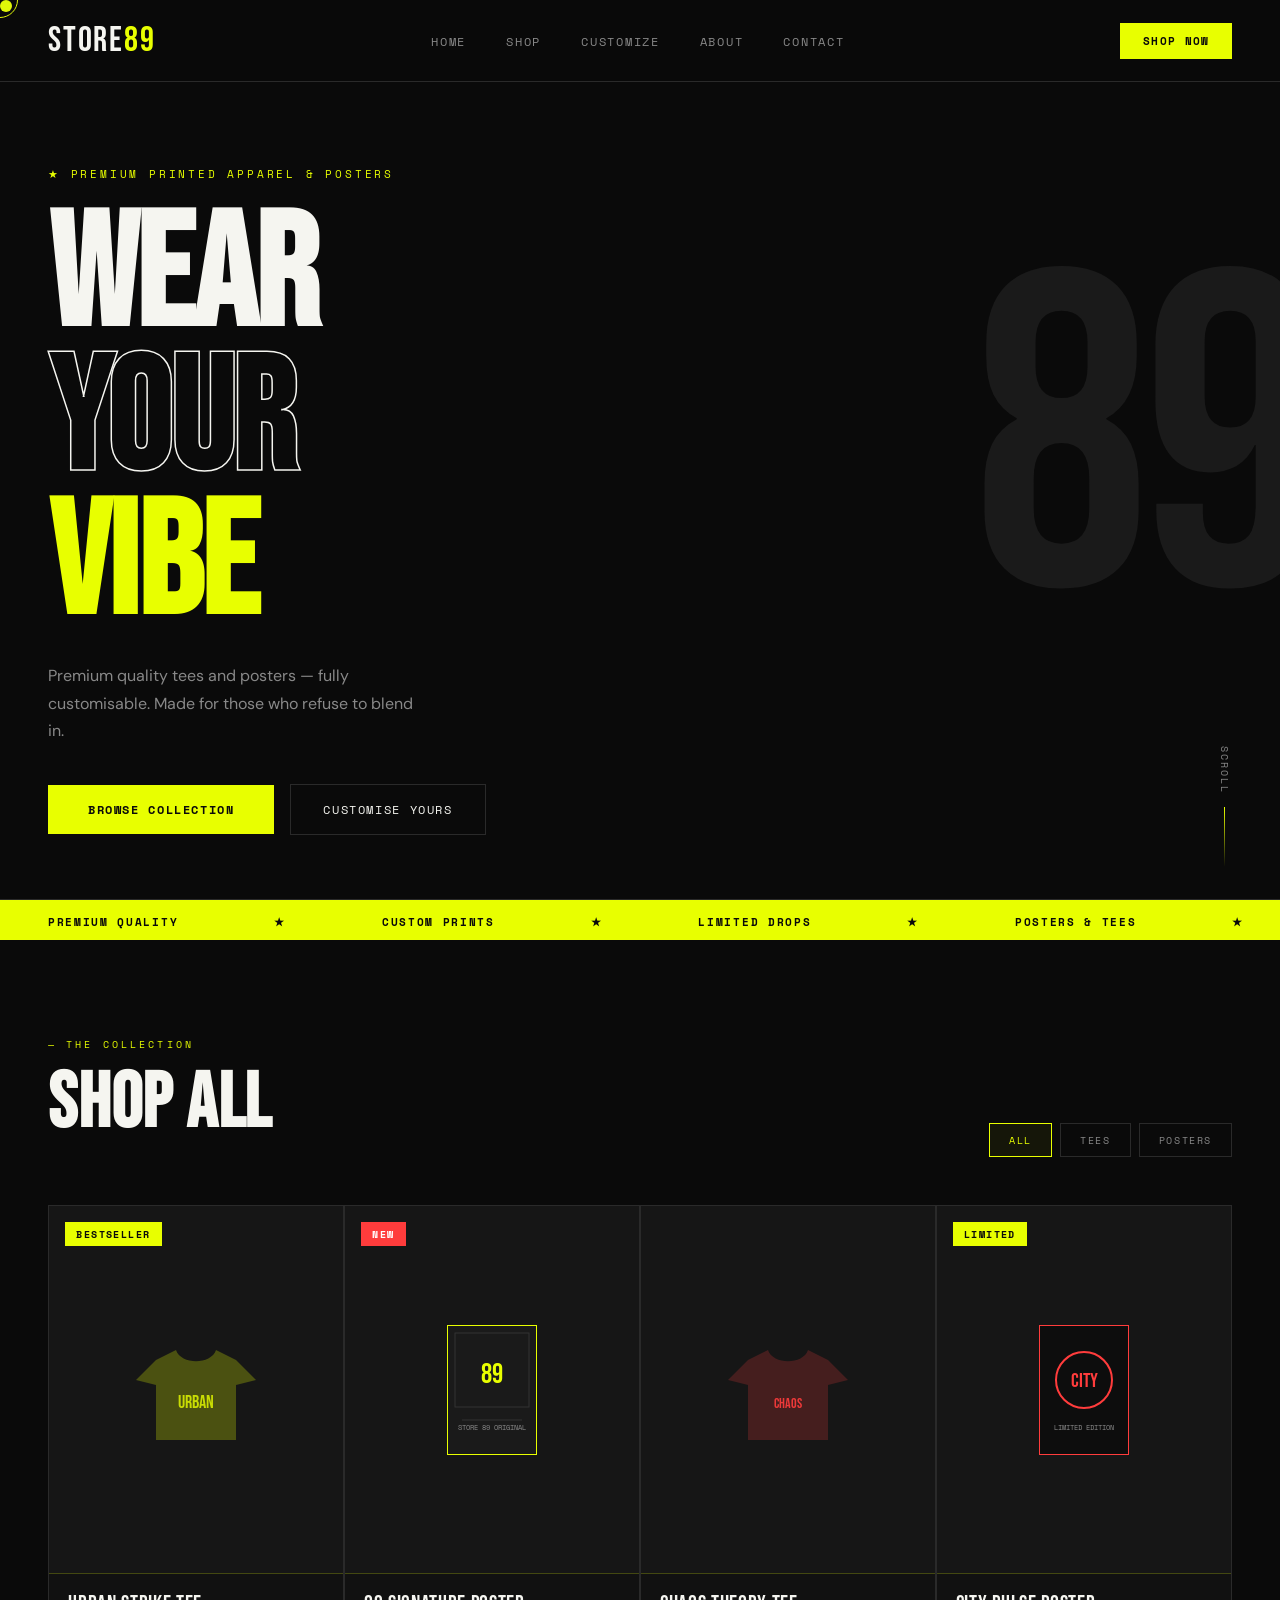
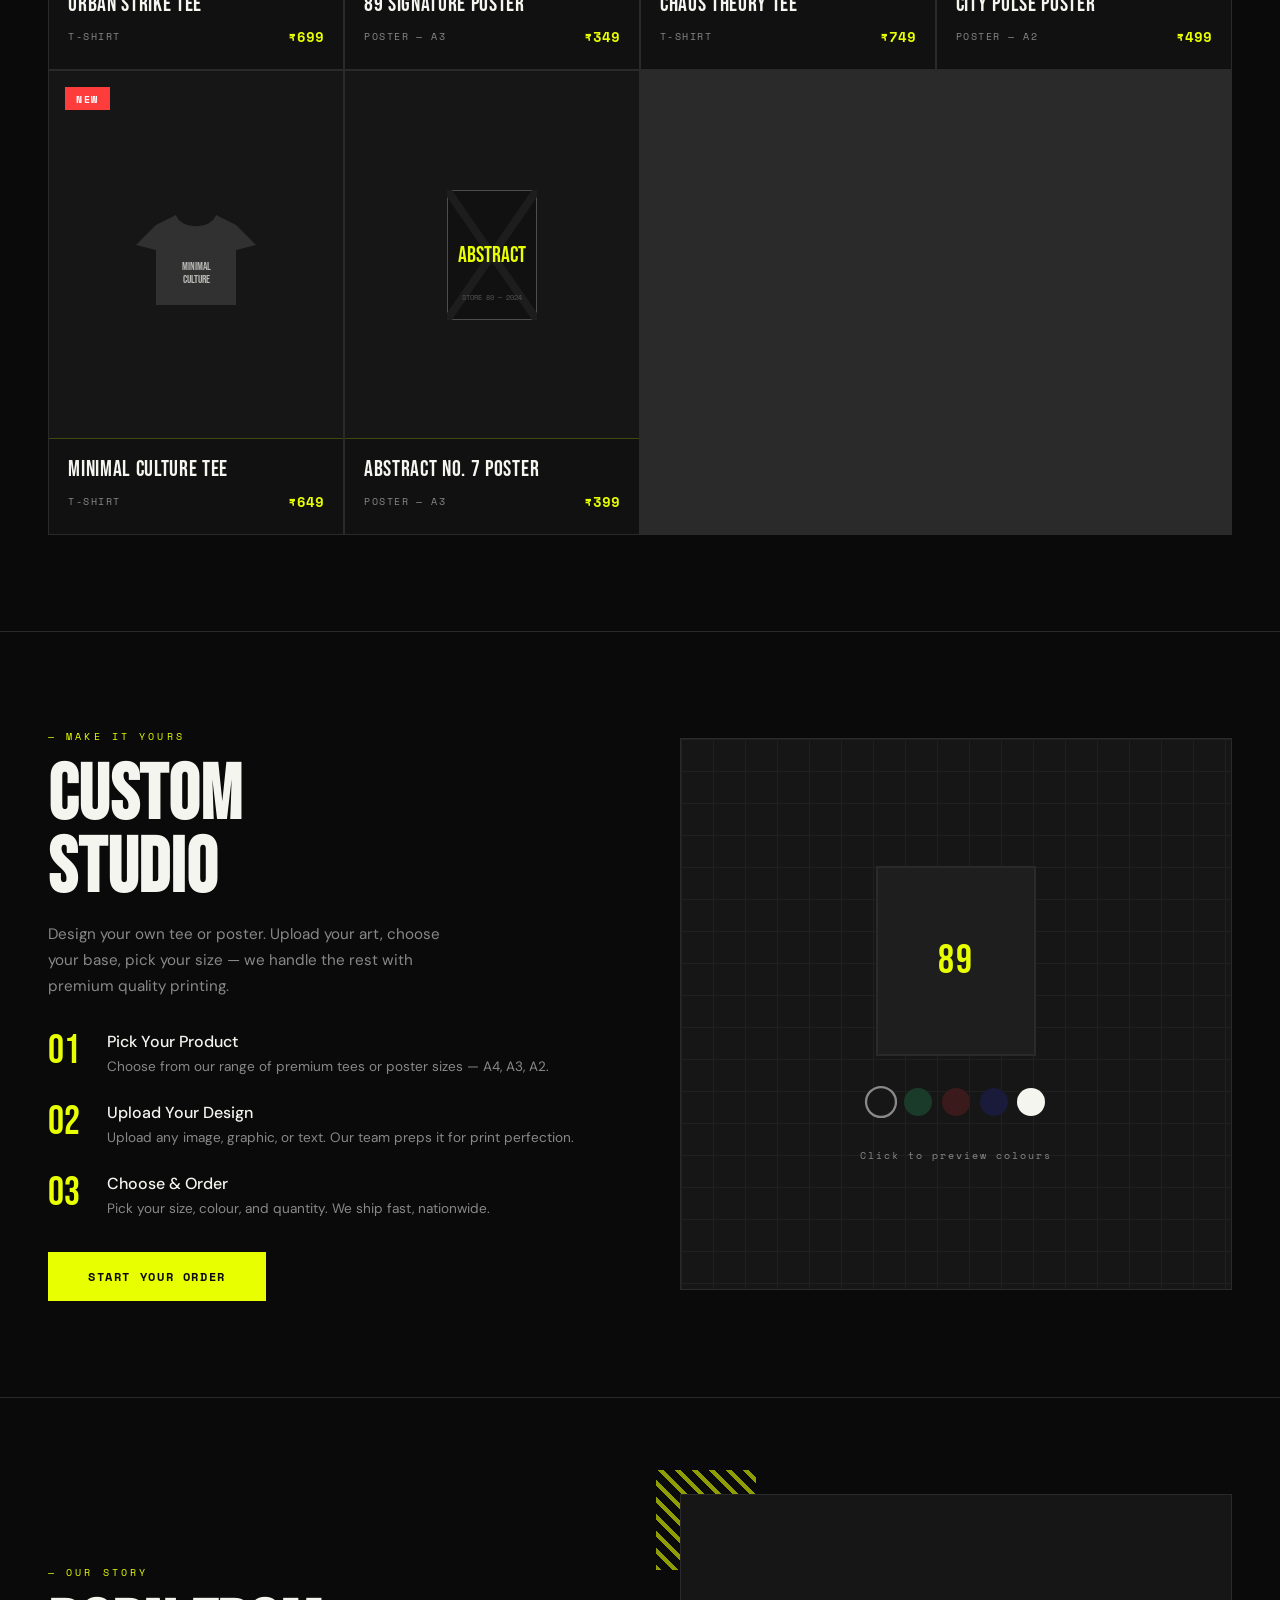
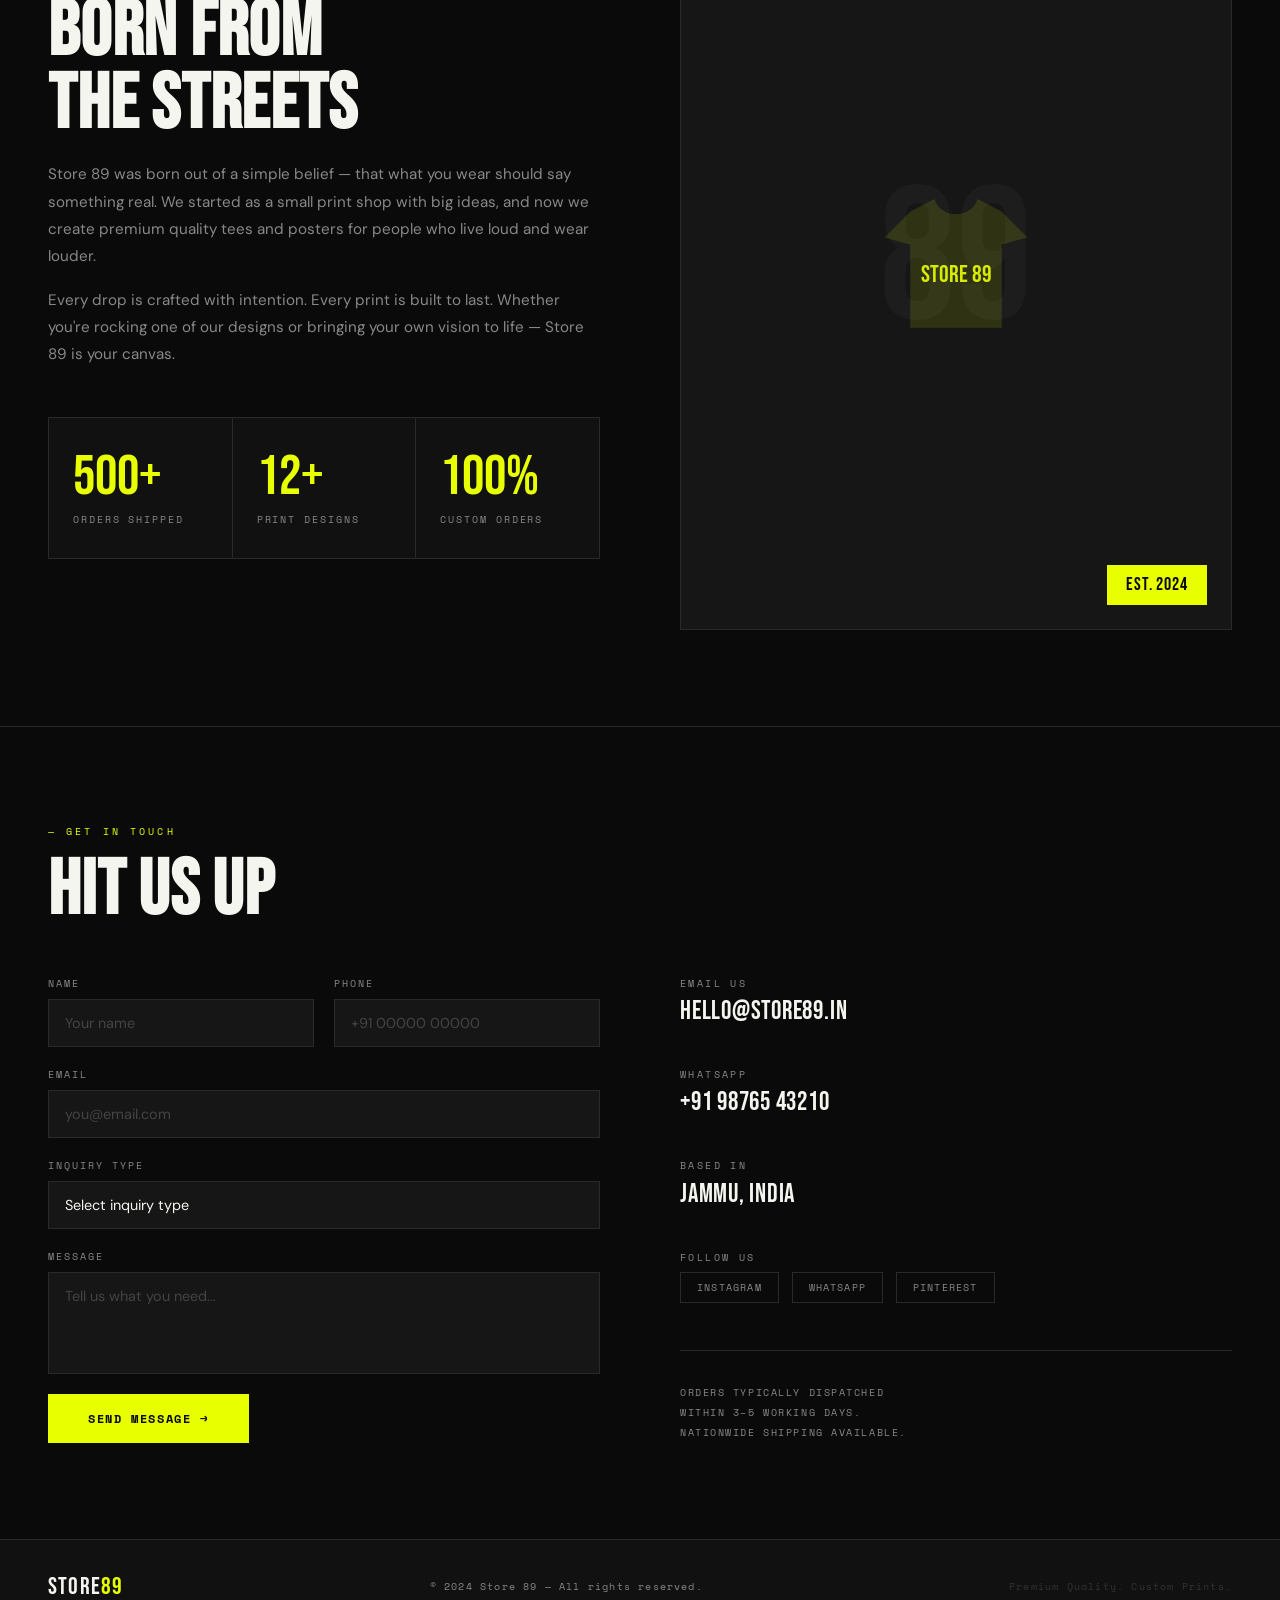
<file: store89.html>
<!DOCTYPE html>
<html lang="en">
<head>
<meta charset="UTF-8">
<meta name="viewport" content="width=device-width, initial-scale=1.0">
<title>Store 89</title>
<link href="https://fonts.googleapis.com/css2?family=Bebas+Neue&family=Space+Mono:wght@400;700&family=DM+Sans:wght@300;400;500&display=swap" rel="stylesheet">
<style>
  *, *::before, *::after { margin: 0; padding: 0; box-sizing: border-box; }

  :root {
    --black: #0a0a0a;
    --off-black: #111111;
    --card-bg: #161616;
    --border: #2a2a2a;
    --accent: #e8ff00;
    --accent2: #ff3c3c;
    --white: #f5f5f0;
    --muted: #888;
    --font-display: 'Bebas Neue', sans-serif;
    --font-mono: 'Space Mono', monospace;
    --font-body: 'DM Sans', sans-serif;
  }

  html { scroll-behavior: smooth; }

  body {
    background: var(--black);
    color: var(--white);
    font-family: var(--font-body);
    overflow-x: hidden;
    cursor: none;
  }

  .cursor {
    width: 12px; height: 12px;
    background: var(--accent);
    border-radius: 50%;
    position: fixed;
    pointer-events: none;
    z-index: 9999;
    transition: transform 0.1s, width 0.2s, height 0.2s;
    mix-blend-mode: difference;
  }

  .cursor-ring {
    width: 36px; height: 36px;
    border: 1px solid var(--accent);
    border-radius: 50%;
    position: fixed;
    pointer-events: none;
    z-index: 9998;
    transition: transform 0.15s ease-out;
    mix-blend-mode: difference;
  }

  /* NAV */
  nav {
    position: fixed; top: 0; left: 0; right: 0;
    z-index: 100;
    display: flex; align-items: center; justify-content: space-between;
    padding: 1.2rem 3rem;
    background: rgba(10,10,10,0.92);
    backdrop-filter: blur(12px);
    border-bottom: 1px solid var(--border);
  }

  .logo {
    font-family: var(--font-display);
    font-size: 2.2rem;
    letter-spacing: 0.05em;
    color: var(--white);
    text-decoration: none;
  }
  .logo span { color: var(--accent); }

  .nav-links {
    display: flex; gap: 2.5rem;
    list-style: none;
  }
  .nav-links a {
    font-family: var(--font-mono);
    font-size: 0.72rem;
    letter-spacing: 0.15em;
    text-transform: uppercase;
    color: var(--muted);
    text-decoration: none;
    transition: color 0.2s;
  }
  .nav-links a:hover { color: var(--accent); }

  .nav-cta {
    font-family: var(--font-mono);
    font-size: 0.7rem;
    letter-spacing: 0.12em;
    text-transform: uppercase;
    padding: 0.6rem 1.4rem;
    background: var(--accent);
    color: var(--black);
    text-decoration: none;
    font-weight: 700;
    transition: background 0.2s, transform 0.15s;
  }
  .nav-cta:hover { background: #d4eb00; transform: scale(0.98); }

  /* HERO */
  #home {
    min-height: 100vh;
    display: flex; flex-direction: column; justify-content: flex-end;
    padding: 0 3rem 4rem;
    position: relative;
    overflow: hidden;
    border-bottom: 1px solid var(--border);
  }

  .hero-bg {
    position: absolute; inset: 0;
    background: var(--black);
    overflow: hidden;
  }

  .hero-number {
    position: absolute;
    font-family: var(--font-display);
    font-size: clamp(200px, 35vw, 480px);
    color: #1a1a1a;
    line-height: 1;
    right: -2rem;
    top: 50%;
    transform: translateY(-50%);
    user-select: none;
    letter-spacing: -0.02em;
  }

  .hero-tag {
    font-family: var(--font-mono);
    font-size: 0.7rem;
    letter-spacing: 0.25em;
    text-transform: uppercase;
    color: var(--accent);
    margin-bottom: 1.5rem;
    position: relative;
    z-index: 1;
  }

  .hero-title {
    font-family: var(--font-display);
    font-size: clamp(5rem, 13vw, 10rem);
    line-height: 0.9;
    letter-spacing: -0.01em;
    position: relative;
    z-index: 1;
    max-width: 700px;
  }

  .hero-title .outline {
    -webkit-text-stroke: 1.5px var(--white);
    color: transparent;
  }
  .hero-title .accent-word { color: var(--accent); }

  .hero-sub {
    font-size: 1rem;
    color: var(--muted);
    max-width: 380px;
    line-height: 1.7;
    margin-top: 1.5rem;
    position: relative; z-index: 1;
  }

  .hero-actions {
    display: flex; gap: 1rem; align-items: center;
    margin-top: 2.5rem;
    position: relative; z-index: 1;
  }

  .btn-primary {
    font-family: var(--font-mono);
    font-size: 0.72rem;
    letter-spacing: 0.14em;
    text-transform: uppercase;
    padding: 1rem 2.5rem;
    background: var(--accent);
    color: var(--black);
    text-decoration: none;
    font-weight: 700;
    display: inline-block;
    transition: transform 0.15s, background 0.15s;
  }
  .btn-primary:hover { transform: translate(-2px, -2px); background: #d4eb00; }

  .btn-ghost {
    font-family: var(--font-mono);
    font-size: 0.72rem;
    letter-spacing: 0.14em;
    text-transform: uppercase;
    padding: 1rem 2rem;
    border: 1px solid var(--border);
    color: var(--white);
    text-decoration: none;
    display: inline-block;
    transition: border-color 0.2s, transform 0.15s;
  }
  .btn-ghost:hover { border-color: var(--accent); transform: translate(-2px, -2px); }

  .hero-scroll {
    position: absolute;
    bottom: 2rem; right: 3rem;
    font-family: var(--font-mono);
    font-size: 0.62rem;
    letter-spacing: 0.2em;
    text-transform: uppercase;
    color: var(--muted);
    writing-mode: vertical-rl;
    display: flex; align-items: center; gap: 0.8rem;
    z-index: 1;
  }
  .scroll-line {
    width: 1px; height: 60px;
    background: linear-gradient(to bottom, var(--accent), transparent);
    animation: scrollPulse 2s infinite;
  }
  @keyframes scrollPulse { 0%,100%{opacity:0.4} 50%{opacity:1} }

  /* SECTION TITLES */
  .section-label {
    font-family: var(--font-mono);
    font-size: 0.65rem;
    letter-spacing: 0.3em;
    text-transform: uppercase;
    color: var(--accent);
    margin-bottom: 1rem;
  }
  .section-title {
    font-family: var(--font-display);
    font-size: clamp(3rem, 6vw, 5.5rem);
    line-height: 0.95;
    letter-spacing: 0.01em;
    margin-bottom: 1rem;
  }

  /* SHOP */
  #shop {
    padding: 6rem 3rem;
    border-bottom: 1px solid var(--border);
  }

  .shop-header {
    display: flex; align-items: flex-end; justify-content: space-between;
    margin-bottom: 3rem;
    flex-wrap: wrap; gap: 1rem;
  }

  .filter-tabs {
    display: flex; gap: 0.5rem;
  }
  .filter-tab {
    font-family: var(--font-mono);
    font-size: 0.65rem;
    letter-spacing: 0.15em;
    text-transform: uppercase;
    padding: 0.5rem 1.2rem;
    border: 1px solid var(--border);
    color: var(--muted);
    background: none;
    cursor: pointer;
    transition: all 0.2s;
  }
  .filter-tab:hover, .filter-tab.active {
    border-color: var(--accent);
    color: var(--accent);
    background: rgba(232,255,0,0.05);
  }

  .products-grid {
    display: grid;
    grid-template-columns: repeat(auto-fill, minmax(260px, 1fr));
    gap: 1.5px;
    background: var(--border);
    border: 1.5px solid var(--border);
  }

  .product-card {
    background: var(--off-black);
    position: relative;
    overflow: hidden;
    cursor: pointer;
    transition: background 0.2s;
  }
  .product-card:hover { background: #1a1a1a; }

  .product-img {
    aspect-ratio: 4/5;
    display: flex; align-items: center; justify-content: center;
    position: relative;
    overflow: hidden;
    background: var(--card-bg);
  }

  .product-placeholder {
    width: 100%; height: 100%;
    display: flex; flex-direction: column; align-items: center; justify-content: center;
    gap: 1rem;
  }

  .tshirt-icon {
    width: 120px; height: 120px;
    opacity: 0.15;
  }

  .product-badge {
    position: absolute; top: 1rem; left: 1rem;
    font-family: var(--font-mono);
    font-size: 0.6rem;
    letter-spacing: 0.15em;
    text-transform: uppercase;
    padding: 0.3rem 0.7rem;
    background: var(--accent);
    color: var(--black);
    font-weight: 700;
  }

  .product-badge.new { background: var(--accent2); color: white; }

  .product-quick {
    position: absolute; bottom: 0; left: 0; right: 0;
    background: var(--accent);
    color: var(--black);
    font-family: var(--font-mono);
    font-size: 0.65rem;
    letter-spacing: 0.15em;
    text-transform: uppercase;
    font-weight: 700;
    padding: 0.9rem;
    text-align: center;
    transform: translateY(100%);
    transition: transform 0.25s cubic-bezier(0.4,0,0.2,1);
  }
  .product-card:hover .product-quick { transform: translateY(0); }

  .product-info {
    padding: 1.2rem 1.2rem 1.4rem;
  }
  .product-name {
    font-family: var(--font-display);
    font-size: 1.4rem;
    letter-spacing: 0.03em;
    line-height: 1.1;
    margin-bottom: 0.5rem;
  }
  .product-meta {
    display: flex; justify-content: space-between; align-items: center;
  }
  .product-type {
    font-family: var(--font-mono);
    font-size: 0.62rem;
    letter-spacing: 0.15em;
    text-transform: uppercase;
    color: var(--muted);
  }
  .product-price {
    font-family: var(--font-mono);
    font-size: 0.9rem;
    font-weight: 700;
    color: var(--accent);
  }

  /* CUSTOMIZE */
  #customize {
    padding: 6rem 3rem;
    border-bottom: 1px solid var(--border);
    display: grid;
    grid-template-columns: 1fr 1fr;
    gap: 5rem;
    align-items: center;
  }

  .customize-visual {
    background: var(--card-bg);
    border: 1px solid var(--border);
    padding: 2.5rem;
    position: relative;
    aspect-ratio: 1;
    display: flex; align-items: center; justify-content: center;
    flex-direction: column;
    gap: 2rem;
    overflow: hidden;
  }

  .customize-grid-bg {
    position: absolute; inset: 0;
    background-image:
      linear-gradient(var(--border) 1px, transparent 1px),
      linear-gradient(90deg, var(--border) 1px, transparent 1px);
    background-size: 32px 32px;
    opacity: 0.5;
  }

  .c-mockup {
    width: 160px; height: 190px;
    background: #1e1e1e;
    border: 2px solid var(--border);
    position: relative; z-index: 1;
    display: flex; align-items: center; justify-content: center;
    font-family: var(--font-display);
    font-size: 2.5rem;
    letter-spacing: 0.05em;
    color: var(--accent);
    transition: all 0.3s;
  }

  .color-swatches {
    display: flex; gap: 0.6rem; position: relative; z-index: 1;
  }
  .swatch {
    width: 28px; height: 28px;
    border-radius: 50%;
    cursor: pointer;
    border: 2px solid transparent;
    transition: all 0.2s;
  }
  .swatch:hover, .swatch.active { border-color: var(--white); transform: scale(1.15); }

  .steps-list {
    list-style: none;
    display: flex; flex-direction: column; gap: 1.5rem;
    margin-top: 2rem;
  }
  .step-item {
    display: flex; gap: 1.2rem; align-items: flex-start;
  }
  .step-num {
    font-family: var(--font-display);
    font-size: 2.5rem;
    line-height: 1;
    color: var(--accent);
    min-width: 2.5rem;
  }
  .step-text strong {
    display: block;
    font-size: 1rem;
    font-weight: 500;
    margin-bottom: 0.25rem;
  }
  .step-text p {
    font-size: 0.85rem;
    color: var(--muted);
    line-height: 1.6;
  }

  /* ABOUT */
  #about {
    padding: 6rem 3rem;
    border-bottom: 1px solid var(--border);
    position: relative;
    overflow: hidden;
  }

  .about-grid {
    display: grid;
    grid-template-columns: 1fr 1fr;
    gap: 5rem;
    align-items: center;
  }

  .about-stat-row {
    display: grid; grid-template-columns: repeat(3, 1fr);
    gap: 1px; background: var(--border);
    border: 1px solid var(--border);
    margin-top: 3rem;
  }
  .stat-cell {
    background: var(--off-black);
    padding: 2rem 1.5rem;
  }
  .stat-num {
    font-family: var(--font-display);
    font-size: 3.5rem;
    color: var(--accent);
    line-height: 1;
    display: block;
  }
  .stat-label {
    font-family: var(--font-mono);
    font-size: 0.6rem;
    letter-spacing: 0.2em;
    text-transform: uppercase;
    color: var(--muted);
    margin-top: 0.4rem;
    display: block;
  }

  .about-img-block {
    position: relative;
  }
  .about-visual {
    width: 100%;
    aspect-ratio: 3/4;
    background: var(--card-bg);
    border: 1px solid var(--border);
    display: flex; align-items: center; justify-content: center;
    position: relative; overflow: hidden;
  }
  .about-big-89 {
    font-family: var(--font-display);
    font-size: 12rem;
    color: #1d1d1d;
    position: absolute;
    line-height: 1;
  }
  .about-badge-float {
    position: absolute; bottom: 1.5rem; right: 1.5rem;
    background: var(--accent);
    color: var(--black);
    font-family: var(--font-display);
    font-size: 1.1rem;
    padding: 0.6rem 1.2rem;
    letter-spacing: 0.05em;
  }
  .stripe-accent {
    position: absolute; top: -1.5rem; left: -1.5rem;
    width: 100px; height: 100px;
    background: repeating-linear-gradient(
      45deg,
      var(--accent) 0px, var(--accent) 4px,
      transparent 4px, transparent 12px
    );
    opacity: 0.6;
  }

  /* CONTACT */
  #contact {
    padding: 6rem 3rem;
  }

  .contact-grid {
    display: grid;
    grid-template-columns: 1fr 1fr;
    gap: 5rem;
    margin-top: 3rem;
  }

  .contact-form {
    display: flex; flex-direction: column; gap: 1.2rem;
  }

  .form-row { display: grid; grid-template-columns: 1fr 1fr; gap: 1.2rem; }

  .form-group {
    display: flex; flex-direction: column; gap: 0.5rem;
  }
  .form-label {
    font-family: var(--font-mono);
    font-size: 0.62rem;
    letter-spacing: 0.2em;
    text-transform: uppercase;
    color: var(--muted);
  }
  .form-input, .form-select, .form-textarea {
    background: var(--card-bg);
    border: 1px solid var(--border);
    color: var(--white);
    padding: 0.9rem 1rem;
    font-family: var(--font-body);
    font-size: 0.9rem;
    outline: none;
    transition: border-color 0.2s;
    resize: none;
    -webkit-appearance: none;
  }
  .form-input::placeholder, .form-textarea::placeholder { color: #444; }
  .form-input:focus, .form-textarea:focus { border-color: var(--accent); }
  .form-select { cursor: pointer; }
  .form-select option { background: #1a1a1a; }

  .contact-info { display: flex; flex-direction: column; gap: 2.5rem; }
  .contact-item-label {
    font-family: var(--font-mono);
    font-size: 0.6rem;
    letter-spacing: 0.25em;
    text-transform: uppercase;
    color: var(--muted);
    margin-bottom: 0.4rem;
  }
  .contact-item-val {
    font-family: var(--font-display);
    font-size: 1.6rem;
    color: var(--white);
    letter-spacing: 0.03em;
  }

  .contact-social { display: flex; gap: 0.8rem; margin-top: 0.5rem; }
  .social-pill {
    font-family: var(--font-mono);
    font-size: 0.62rem;
    letter-spacing: 0.12em;
    text-transform: uppercase;
    padding: 0.45rem 1rem;
    border: 1px solid var(--border);
    color: var(--muted);
    text-decoration: none;
    transition: all 0.2s;
  }
  .social-pill:hover { border-color: var(--accent); color: var(--accent); }

  /* FOOTER */
  footer {
    background: var(--off-black);
    border-top: 1px solid var(--border);
    padding: 2rem 3rem;
    display: flex; align-items: center; justify-content: space-between;
    flex-wrap: wrap; gap: 1rem;
  }
  footer .logo { font-size: 1.5rem; }
  .footer-copy {
    font-family: var(--font-mono);
    font-size: 0.62rem;
    letter-spacing: 0.12em;
    color: var(--muted);
  }

  /* TICKER */
  .ticker-wrap {
    background: var(--accent);
    padding: 0.6rem 0;
    overflow: hidden;
    white-space: nowrap;
  }
  .ticker-inner {
    display: inline-flex;
    animation: tickerScroll 18s linear infinite;
  }
  .ticker-item {
    font-family: var(--font-mono);
    font-size: 0.7rem;
    letter-spacing: 0.15em;
    text-transform: uppercase;
    color: var(--black);
    font-weight: 700;
    padding: 0 3rem;
  }
  @keyframes tickerScroll { from{transform:translateX(0)} to{transform:translateX(-50%)} }

  /* ANIMATIONS */
  @keyframes fadeUp {
    from { opacity: 0; transform: translateY(30px); }
    to { opacity: 1; transform: translateY(0); }
  }
  .fade-up { opacity: 0; animation: fadeUp 0.8s forwards; }
  .delay-1 { animation-delay: 0.15s; }
  .delay-2 { animation-delay: 0.3s; }
  .delay-3 { animation-delay: 0.45s; }

  a, button { cursor: none; }

  /* RESPONSIVE */
  @media (max-width: 768px) {
    nav { padding: 1rem 1.5rem; }
    .nav-links { display: none; }
    #home { padding: 0 1.5rem 3rem; }
    .hero-number { font-size: 180px; }
    #shop, #about, #contact { padding: 4rem 1.5rem; }
    #customize {
      grid-template-columns: 1fr;
      padding: 4rem 1.5rem;
      gap: 3rem;
    }
    .about-grid { grid-template-columns: 1fr; gap: 3rem; }
    .contact-grid { grid-template-columns: 1fr; gap: 3rem; }
    .form-row { grid-template-columns: 1fr; }
    footer { padding: 1.5rem; flex-direction: column; align-items: flex-start; }
  }
</style>
</head>
<body>

<div class="cursor" id="cursor"></div>
<div class="cursor-ring" id="cursorRing"></div>

<!-- NAV -->
<nav>
  <a href="#home" class="logo">STORE<span>89</span></a>
  <ul class="nav-links">
    <li><a href="#home">Home</a></li>
    <li><a href="#shop">Shop</a></li>
    <li><a href="#customize">Customize</a></li>
    <li><a href="#about">About</a></li>
    <li><a href="#contact">Contact</a></li>
  </ul>
  <a href="#shop" class="nav-cta">Shop Now</a>
</nav>

<!-- HERO -->
<section id="home">
  <div class="hero-bg">
    <div class="hero-number">89</div>
  </div>
  <span class="hero-tag fade-up">★ Premium Printed Apparel & Posters</span>
  <h1 class="hero-title fade-up delay-1">
    WEAR<br>
    <span class="outline">YOUR</span><br>
    <span class="accent-word">VIBE</span>
  </h1>
  <p class="hero-sub fade-up delay-2">Premium quality tees and posters — fully customisable. Made for those who refuse to blend in.</p>
  <div class="hero-actions fade-up delay-3">
    <a href="#shop" class="btn-primary">Browse Collection</a>
    <a href="#customize" class="btn-ghost">Customise Yours</a>
  </div>
  <div class="hero-scroll">
    <span>Scroll</span>
    <div class="scroll-line"></div>
  </div>
</section>

<!-- TICKER -->
<div class="ticker-wrap">
  <div class="ticker-inner">
    <span class="ticker-item">Premium Quality</span>
    <span class="ticker-item">★</span>
    <span class="ticker-item">Custom Prints</span>
    <span class="ticker-item">★</span>
    <span class="ticker-item">Limited Drops</span>
    <span class="ticker-item">★</span>
    <span class="ticker-item">Posters & Tees</span>
    <span class="ticker-item">★</span>
    <span class="ticker-item">Store 89</span>
    <span class="ticker-item">★</span>
    <span class="ticker-item">Premium Quality</span>
    <span class="ticker-item">★</span>
    <span class="ticker-item">Custom Prints</span>
    <span class="ticker-item">★</span>
    <span class="ticker-item">Limited Drops</span>
    <span class="ticker-item">★</span>
    <span class="ticker-item">Posters & Tees</span>
    <span class="ticker-item">★</span>
    <span class="ticker-item">Store 89</span>
    <span class="ticker-item">★</span>
  </div>
</div>

<!-- SHOP -->
<section id="shop">
  <div class="shop-header">
    <div>
      <div class="section-label">— The Collection</div>
      <h2 class="section-title">SHOP ALL</h2>
    </div>
    <div class="filter-tabs">
      <button class="filter-tab active" onclick="filterProducts('all', this)">All</button>
      <button class="filter-tab" onclick="filterProducts('tee', this)">Tees</button>
      <button class="filter-tab" onclick="filterProducts('poster', this)">Posters</button>
    </div>
  </div>

  <div class="products-grid" id="productGrid">

    <div class="product-card" data-type="tee">
      <div class="product-img">
        <div class="product-placeholder">
          <svg width="120" height="120" viewBox="0 0 120 120" fill="none">
            <path d="M20 30 L0 50 L20 55 L20 110 L100 110 L100 55 L120 50 L100 30 L80 20 C75 35 45 35 40 20 Z" fill="#e8ff00" opacity="0.25"/>
            <text x="60" y="78" font-family="Bebas Neue,sans-serif" font-size="18" fill="#e8ff00" text-anchor="middle" opacity="0.8">URBAN</text>
          </svg>
        </div>
        <div class="product-badge">Bestseller</div>
        <div class="product-quick">Add to Cart →</div>
      </div>
      <div class="product-info">
        <div class="product-name">Urban Strike Tee</div>
        <div class="product-meta">
          <span class="product-type">T-Shirt</span>
          <span class="product-price">₹699</span>
        </div>
      </div>
    </div>

    <div class="product-card" data-type="poster">
      <div class="product-img">
        <div class="product-placeholder">
          <svg width="90" height="130" viewBox="0 0 90 130">
            <rect width="90" height="130" fill="#1a1a1a" stroke="#e8ff00" stroke-width="2"/>
            <rect x="8" y="8" width="74" height="74" fill="none" stroke="#333" stroke-width="1"/>
            <text x="45" y="58" font-family="Bebas Neue,sans-serif" font-size="28" fill="#e8ff00" text-anchor="middle">89</text>
            <text x="45" y="105" font-family="Space Mono,monospace" font-size="7" fill="#888" text-anchor="middle">STORE 89 ORIGINAL</text>
            <line x1="15" y1="95" x2="75" y2="95" stroke="#333" stroke-width="1"/>
          </svg>
        </div>
        <div class="product-badge new">New</div>
        <div class="product-quick">Add to Cart →</div>
      </div>
      <div class="product-info">
        <div class="product-name">89 Signature Poster</div>
        <div class="product-meta">
          <span class="product-type">Poster — A3</span>
          <span class="product-price">₹349</span>
        </div>
      </div>
    </div>

    <div class="product-card" data-type="tee">
      <div class="product-img">
        <div class="product-placeholder">
          <svg width="120" height="120" viewBox="0 0 120 120" fill="none">
            <path d="M20 30 L0 50 L20 55 L20 110 L100 110 L100 55 L120 50 L100 30 L80 20 C75 35 45 35 40 20 Z" fill="#ff3c3c" opacity="0.2"/>
            <text x="60" y="78" font-family="Bebas Neue,sans-serif" font-size="14" fill="#ff3c3c" text-anchor="middle" opacity="0.9">CHAOS</text>
          </svg>
        </div>
        <div class="product-quick">Add to Cart →</div>
      </div>
      <div class="product-info">
        <div class="product-name">Chaos Theory Tee</div>
        <div class="product-meta">
          <span class="product-type">T-Shirt</span>
          <span class="product-price">₹749</span>
        </div>
      </div>
    </div>

    <div class="product-card" data-type="poster">
      <div class="product-img">
        <div class="product-placeholder">
          <svg width="90" height="130" viewBox="0 0 90 130">
            <rect width="90" height="130" fill="#0d0d0d" stroke="#ff3c3c" stroke-width="2"/>
            <circle cx="45" cy="55" r="28" fill="none" stroke="#ff3c3c" stroke-width="2"/>
            <text x="45" y="62" font-family="Bebas Neue,sans-serif" font-size="20" fill="#ff3c3c" text-anchor="middle">CITY</text>
            <text x="45" y="105" font-family="Space Mono,monospace" font-size="7" fill="#888" text-anchor="middle">LIMITED EDITION</text>
          </svg>
        </div>
        <div class="product-badge">Limited</div>
        <div class="product-quick">Add to Cart →</div>
      </div>
      <div class="product-info">
        <div class="product-name">City Pulse Poster</div>
        <div class="product-meta">
          <span class="product-type">Poster — A2</span>
          <span class="product-price">₹499</span>
        </div>
      </div>
    </div>

    <div class="product-card" data-type="tee">
      <div class="product-img">
        <div class="product-placeholder">
          <svg width="120" height="120" viewBox="0 0 120 120" fill="none">
            <path d="M20 30 L0 50 L20 55 L20 110 L100 110 L100 55 L120 50 L100 30 L80 20 C75 35 45 35 40 20 Z" fill="#f5f5f0" opacity="0.12"/>
            <text x="60" y="75" font-family="Bebas Neue,sans-serif" font-size="11" fill="#f5f5f0" text-anchor="middle" opacity="0.7">MINIMAL</text>
            <text x="60" y="88" font-family="Bebas Neue,sans-serif" font-size="11" fill="#f5f5f0" text-anchor="middle" opacity="0.7">CULTURE</text>
          </svg>
        </div>
        <div class="product-badge new">New</div>
        <div class="product-quick">Add to Cart →</div>
      </div>
      <div class="product-info">
        <div class="product-name">Minimal Culture Tee</div>
        <div class="product-meta">
          <span class="product-type">T-Shirt</span>
          <span class="product-price">₹649</span>
        </div>
      </div>
    </div>

    <div class="product-card" data-type="poster">
      <div class="product-img">
        <div class="product-placeholder">
          <svg width="90" height="130" viewBox="0 0 90 130">
            <rect width="90" height="130" fill="#111" stroke="#888" stroke-width="1"/>
            <line x1="0" y1="0" x2="90" y2="130" stroke="#1d1d1d" stroke-width="8"/>
            <line x1="90" y1="0" x2="0" y2="130" stroke="#1d1d1d" stroke-width="8"/>
            <text x="45" y="72" font-family="Bebas Neue,sans-serif" font-size="22" fill="#e8ff00" text-anchor="middle">ABSTRACT</text>
            <text x="45" y="110" font-family="Space Mono,monospace" font-size="6.5" fill="#555" text-anchor="middle">STORE 89 — 2024</text>
          </svg>
        </div>
        <div class="product-quick">Add to Cart →</div>
      </div>
      <div class="product-info">
        <div class="product-name">Abstract No. 7 Poster</div>
        <div class="product-meta">
          <span class="product-type">Poster — A3</span>
          <span class="product-price">₹399</span>
        </div>
      </div>
    </div>

  </div>
</section>

<!-- CUSTOMIZE -->
<section id="customize">
  <div>
    <div class="section-label">— Make It Yours</div>
    <h2 class="section-title">CUSTOM<br>STUDIO</h2>
    <p style="color:var(--muted); font-size:0.95rem; line-height:1.7; margin-top:1rem; max-width:400px;">
      Design your own tee or poster. Upload your art, choose your base, pick your size — we handle the rest with premium quality printing.
    </p>
    <ul class="steps-list">
      <li class="step-item">
        <span class="step-num">01</span>
        <div class="step-text">
          <strong>Pick Your Product</strong>
          <p>Choose from our range of premium tees or poster sizes — A4, A3, A2.</p>
        </div>
      </li>
      <li class="step-item">
        <span class="step-num">02</span>
        <div class="step-text">
          <strong>Upload Your Design</strong>
          <p>Upload any image, graphic, or text. Our team preps it for print perfection.</p>
        </div>
      </li>
      <li class="step-item">
        <span class="step-num">03</span>
        <div class="step-text">
          <strong>Choose & Order</strong>
          <p>Pick your size, colour, and quantity. We ship fast, nationwide.</p>
        </div>
      </li>
    </ul>
    <a href="#contact" class="btn-primary" style="display:inline-block; margin-top:2rem;">Start Your Order</a>
  </div>

  <div class="customize-visual">
    <div class="customize-grid-bg"></div>
    <div class="c-mockup" id="teePreview">89</div>
    <div class="color-swatches">
      <div class="swatch active" style="background:#161616; border-color:#888;" onclick="changeColor('#161616','var(--accent)',this)"></div>
      <div class="swatch" style="background:#1a3a2a;" onclick="changeColor('#1a3a2a','#6effc0',this)"></div>
      <div class="swatch" style="background:#3a1a1a;" onclick="changeColor('#3a1a1a','#ff8080',this)"></div>
      <div class="swatch" style="background:#1a1a3a;" onclick="changeColor('#1a1a3a','#80aaff',this)"></div>
      <div class="swatch" style="background:#f5f5f0;" onclick="changeColor('#f5f5f0','#111',this)"></div>
    </div>
    <span style="font-family:var(--font-mono);font-size:0.62rem;letter-spacing:0.2em;color:var(--muted);position:relative;z-index:1;">Click to preview colours</span>
  </div>
</section>

<!-- ABOUT -->
<section id="about">
  <div class="about-grid">
    <div>
      <div class="section-label">— Our Story</div>
      <h2 class="section-title">BORN FROM<br>THE STREETS</h2>
      <p style="color:var(--muted); font-size:0.95rem; line-height:1.8; margin-top:1.2rem;">
        Store 89 was born out of a simple belief — that what you wear should say something real. We started as a small print shop with big ideas, and now we create premium quality tees and posters for people who live loud and wear louder.
      </p>
      <p style="color:var(--muted); font-size:0.95rem; line-height:1.8; margin-top:1rem;">
        Every drop is crafted with intention. Every print is built to last. Whether you're rocking one of our designs or bringing your own vision to life — Store 89 is your canvas.
      </p>
      <div class="about-stat-row">
        <div class="stat-cell">
          <span class="stat-num">500+</span>
          <span class="stat-label">Orders Shipped</span>
        </div>
        <div class="stat-cell">
          <span class="stat-num">12+</span>
          <span class="stat-label">Print Designs</span>
        </div>
        <div class="stat-cell">
          <span class="stat-num">100%</span>
          <span class="stat-label">Custom Orders</span>
        </div>
      </div>
    </div>
    <div class="about-img-block">
      <div class="stripe-accent"></div>
      <div class="about-visual">
        <span class="about-big-89">89</span>
        <svg width="150" height="180" viewBox="0 0 150 180" style="position:relative;z-index:1;">
          <path d="M30 40 L5 65 L30 72 L30 155 L120 155 L120 72 L145 65 L120 40 L97 28 C91 48 59 48 53 28 Z" fill="#e8ff00" opacity="0.12" stroke="#e8ff00" stroke-width="1.5"/>
          <text x="75" y="110" font-family="Bebas Neue,sans-serif" font-size="24" fill="#e8ff00" text-anchor="middle" opacity="0.9">STORE 89</text>
        </svg>
        <div class="about-badge-float">Est. 2024</div>
      </div>
    </div>
  </div>
</section>

<!-- CONTACT -->
<section id="contact">
  <div class="section-label">— Get In Touch</div>
  <h2 class="section-title">HIT US UP</h2>
  <div class="contact-grid">
    <div class="contact-form">
      <div class="form-row">
        <div class="form-group">
          <label class="form-label">Name</label>
          <input class="form-input" type="text" placeholder="Your name">
        </div>
        <div class="form-group">
          <label class="form-label">Phone</label>
          <input class="form-input" type="text" placeholder="+91 00000 00000">
        </div>
      </div>
      <div class="form-group">
        <label class="form-label">Email</label>
        <input class="form-input" type="email" placeholder="you@email.com">
      </div>
      <div class="form-group">
        <label class="form-label">Inquiry Type</label>
        <select class="form-input form-select">
          <option value="" disabled selected>Select inquiry type</option>
          <option>Custom Tee Order</option>
          <option>Custom Poster Order</option>
          <option>Bulk / Wholesale Order</option>
          <option>General Question</option>
        </select>
      </div>
      <div class="form-group">
        <label class="form-label">Message</label>
        <textarea class="form-input form-textarea" rows="4" placeholder="Tell us what you need..."></textarea>
      </div>
      <button class="btn-primary" style="align-self:flex-start; border:none;" onclick="handleSubmit(event)">Send Message →</button>
    </div>

    <div class="contact-info">
      <div class="contact-item">
        <div class="contact-item-label">Email Us</div>
        <div class="contact-item-val">hello@store89.in</div>
      </div>
      <div class="contact-item">
        <div class="contact-item-label">WhatsApp</div>
        <div class="contact-item-val">+91 98765 43210</div>
      </div>
      <div class="contact-item">
        <div class="contact-item-label">Based In</div>
        <div class="contact-item-val">Jammu, India</div>
      </div>
      <div class="contact-item">
        <div class="contact-item-label">Follow Us</div>
        <div class="contact-social">
          <a href="#" class="social-pill">Instagram</a>
          <a href="#" class="social-pill">WhatsApp</a>
          <a href="#" class="social-pill">Pinterest</a>
        </div>
      </div>
      <div style="margin-top:auto; padding-top:2rem; border-top:1px solid var(--border);">
        <p style="font-family:var(--font-mono);font-size:0.65rem;letter-spacing:0.15em;text-transform:uppercase;color:var(--muted);line-height:1.9;">
          Orders typically dispatched<br>within 3–5 working days.<br>Nationwide shipping available.
        </p>
      </div>
    </div>
  </div>
</section>

<!-- FOOTER -->
<footer>
  <a href="#home" class="logo">STORE<span>89</span></a>
  <span class="footer-copy">© 2024 Store 89 — All rights reserved.</span>
  <span class="footer-copy" style="color:#333;">Premium Quality. Custom Prints.</span>
</footer>

<script>
  const cursor = document.getElementById('cursor');
  const ring = document.getElementById('cursorRing');
  let mx = 0, my = 0, rx = 0, ry = 0;

  document.addEventListener('mousemove', e => {
    mx = e.clientX; my = e.clientY;
    cursor.style.left = (mx - 6) + 'px';
    cursor.style.top = (my - 6) + 'px';
  });

  function animateRing() {
    rx += (mx - rx - 18) * 0.12;
    ry += (my - ry - 18) * 0.12;
    ring.style.left = rx + 'px';
    ring.style.top = ry + 'px';
    requestAnimationFrame(animateRing);
  }
  animateRing();

  function filterProducts(type, btn) {
    document.querySelectorAll('.filter-tab').forEach(t => t.classList.remove('active'));
    btn.classList.add('active');
    document.querySelectorAll('.product-card').forEach(card => {
      card.style.display = (type === 'all' || card.dataset.type === type) ? '' : 'none';
    });
  }

  function changeColor(bg, accent, el) {
    document.querySelectorAll('.swatch').forEach(s => s.classList.remove('active'));
    el.classList.add('active');
    const prev = document.getElementById('teePreview');
    prev.style.background = bg;
    prev.style.color = accent;
    prev.style.borderColor = accent;
  }

  function handleSubmit(e) {
    const btn = e.target;
    btn.textContent = 'Sent! ✓';
    btn.style.background = '#4caf50';
    setTimeout(() => { btn.textContent = 'Send Message →'; btn.style.background = ''; }, 2500);
  }
</script>
</body>
</html>
</file>
